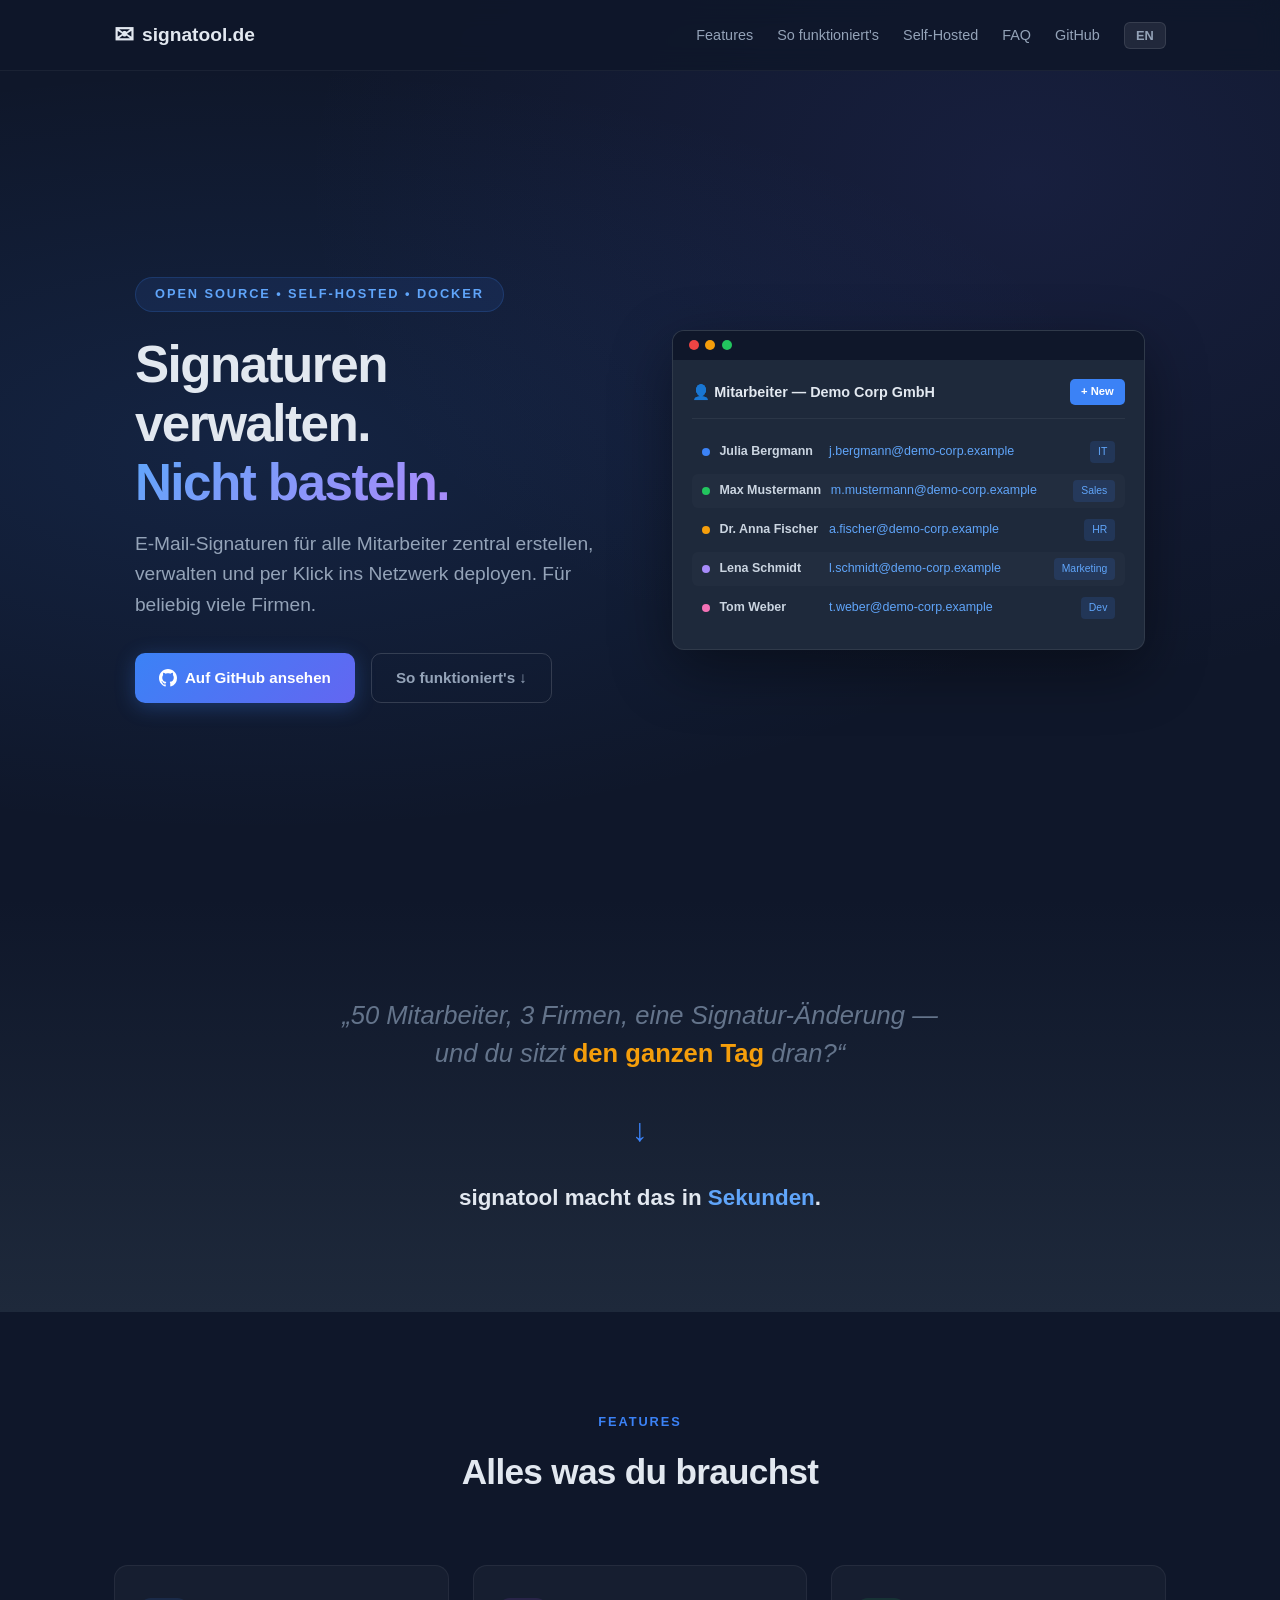
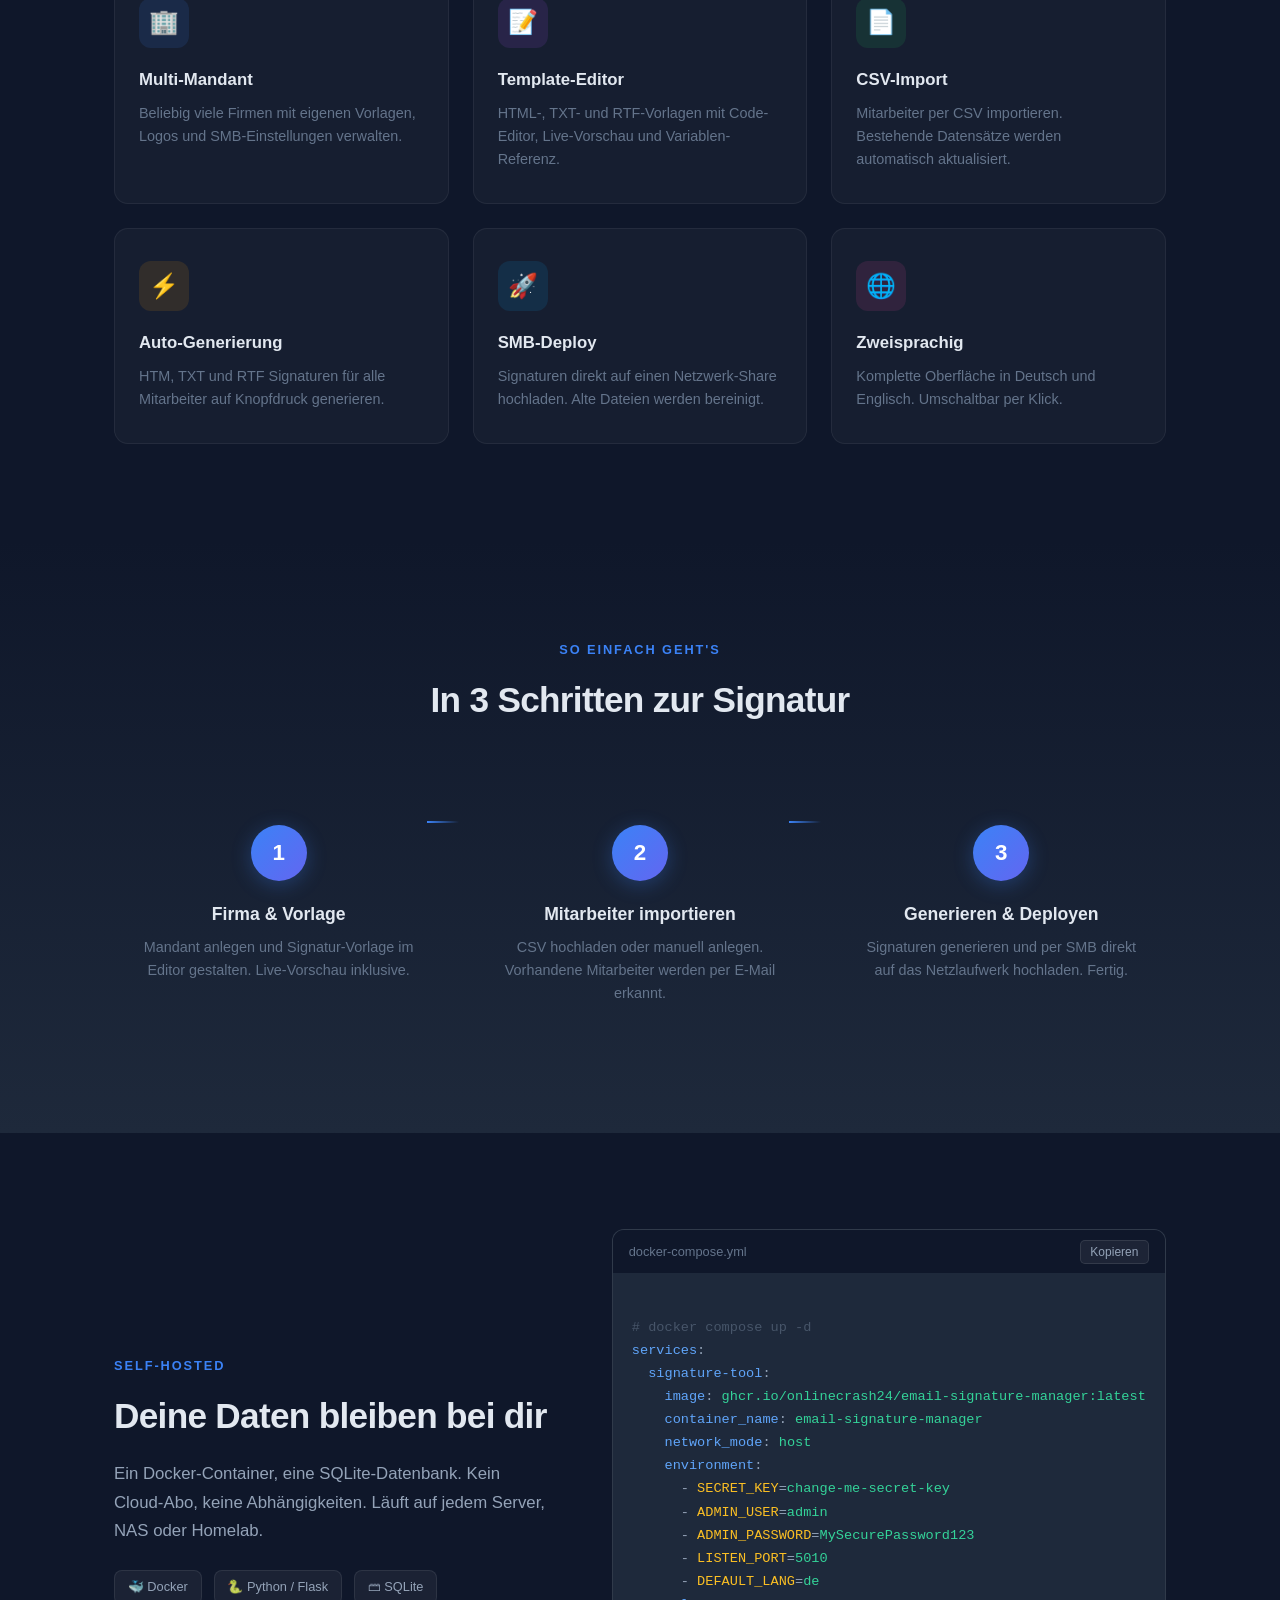
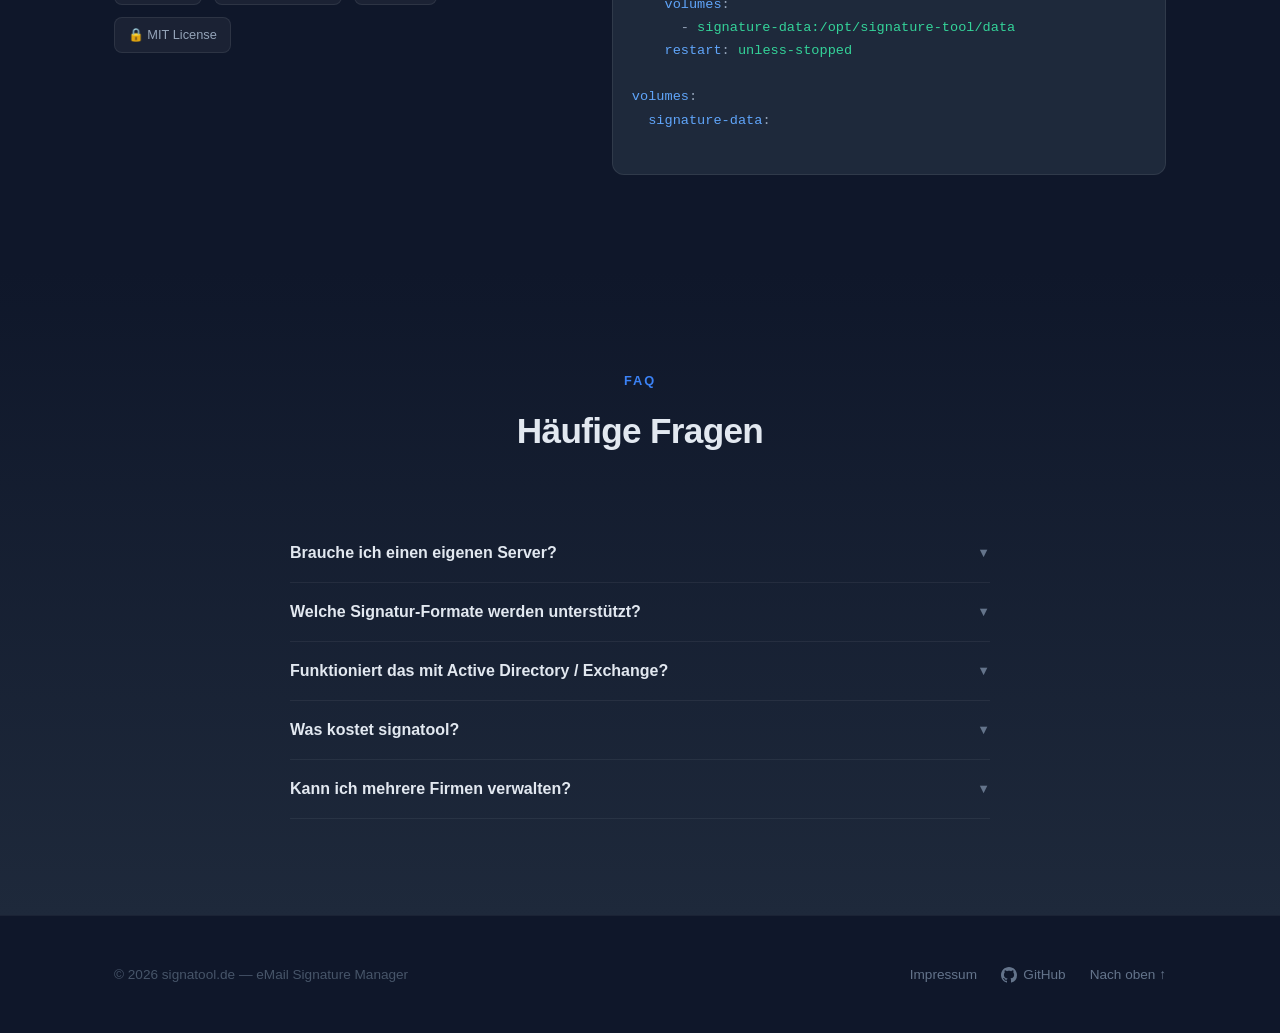
<file: coming-soon/index.html>
<!DOCTYPE html>
<html lang="de">
<head>
    <meta charset="UTF-8">
    <meta name="viewport" content="width=device-width, initial-scale=1.0">
    <title>signatool.de - eMail Signature Manager</title>
    <meta name="description" content="Webbasiertes Tool zur Erstellung und Verwaltung von E-Mail-Signaturen. Multi-Mandant, Template-Editor, CSV-Import, SMB-Deploy. Open Source & Self-Hosted.">
    <link rel="icon" href="data:image/svg+xml,<svg xmlns='http://www.w3.org/2000/svg' viewBox='0 0 100 100'><text y='.9em' font-size='90'>&#x2709;</text></svg>">
    <style>
        /* ===== Reset & Base ===== */
        *, *::before, *::after { margin: 0; padding: 0; box-sizing: border-box; }
        html { scroll-behavior: smooth; }
        body {
            font-family: 'Segoe UI', -apple-system, BlinkMacSystemFont, 'Helvetica Neue', sans-serif;
            color: #e2e8f0;
            background: #0f172a;
            line-height: 1.6;
            overflow-x: hidden;
        }
        a { color: inherit; text-decoration: none; }
        img { max-width: 100%; }
        .container { max-width: 1100px; margin: 0 auto; padding: 0 1.5rem; }

        /* ===== Navbar ===== */
        .navbar {
            position: fixed; top: 0; left: 0; right: 0; z-index: 100;
            padding: 1rem 0;
            background: rgba(15, 23, 42, 0.85);
            backdrop-filter: blur(12px);
            -webkit-backdrop-filter: blur(12px);
            border-bottom: 1px solid rgba(255,255,255,0.05);
            transition: padding 0.3s;
        }
        .navbar.scrolled { padding: 0.5rem 0; }
        .navbar .container { display: flex; align-items: center; justify-content: space-between; }
        .nav-brand { font-weight: 700; font-size: 1.2rem; display: flex; align-items: center; gap: 0.5rem; }
        .nav-brand .icon { font-size: 1.5rem; }
        .nav-links { display: flex; align-items: center; gap: 1.5rem; list-style: none; }
        .nav-links a { font-size: 0.9rem; color: #94a3b8; transition: color 0.2s; }
        .nav-links a:hover { color: #fff; }
        .lang-toggle {
            background: rgba(255,255,255,0.08); border: 1px solid rgba(255,255,255,0.1);
            color: #94a3b8; padding: 0.3rem 0.7rem; border-radius: 6px; cursor: pointer;
            font-size: 0.8rem; font-weight: 600; transition: all 0.2s;
        }
        .lang-toggle:hover { background: rgba(255,255,255,0.15); color: #fff; }
        .hamburger { display: none; background: none; border: none; color: #e2e8f0; font-size: 1.5rem; cursor: pointer; }

        /* ===== Hero ===== */
        .hero {
            min-height: 100vh; display: flex; align-items: center;
            position: relative; overflow: hidden; padding-top: 5rem;
        }
        .hero::before {
            content: ''; position: absolute; inset: 0;
            background:
                radial-gradient(ellipse at 20% 50%, rgba(59,130,246,0.12) 0%, transparent 60%),
                radial-gradient(ellipse at 80% 20%, rgba(99,102,241,0.1) 0%, transparent 50%);
            pointer-events: none;
        }
        .hero .container { display: flex; align-items: center; gap: 4rem; position: relative; z-index: 1; }
        .hero-text { flex: 1; }
        .hero-visual { flex: 1; display: flex; justify-content: center; }
        .badge-pill {
            display: inline-block; font-size: 0.8rem; font-weight: 600; text-transform: uppercase;
            letter-spacing: 0.15em; color: #60a5fa; background: rgba(59,130,246,0.1);
            border: 1px solid rgba(59,130,246,0.2); padding: 0.4rem 1.2rem; border-radius: 50px;
            margin-bottom: 1.5rem;
        }
        .hero h1 { font-size: 3.2rem; font-weight: 800; line-height: 1.15; margin-bottom: 1rem; letter-spacing: -0.03em; }
        .hero h1 .gradient {
            background: linear-gradient(135deg, #60a5fa, #a78bfa, #60a5fa);
            background-size: 200% auto;
            -webkit-background-clip: text; -webkit-text-fill-color: transparent;
            background-clip: text;
            animation: shimmer 3s linear infinite;
        }
        @keyframes shimmer { to { background-position: 200% center; } }
        .hero-sub { font-size: 1.2rem; color: #94a3b8; margin-bottom: 2rem; max-width: 500px; }
        .btn-group { display: flex; gap: 1rem; flex-wrap: wrap; }
        .btn {
            display: inline-flex; align-items: center; gap: 0.5rem;
            padding: 0.75rem 1.5rem; border-radius: 10px; font-weight: 600;
            font-size: 0.95rem; transition: all 0.25s; border: none; cursor: pointer;
        }
        .btn-primary-c {
            background: linear-gradient(135deg, #3b82f6, #6366f1);
            color: #fff; box-shadow: 0 4px 20px rgba(59,130,246,0.3);
        }
        .btn-primary-c:hover { transform: translateY(-2px); box-shadow: 0 8px 30px rgba(59,130,246,0.4); }
        .btn-outline-c {
            background: transparent; color: #94a3b8;
            border: 1px solid rgba(255,255,255,0.15);
        }
        .btn-outline-c:hover { color: #fff; border-color: rgba(255,255,255,0.3); background: rgba(255,255,255,0.05); }

        /* Hero mockup */
        .mockup {
            background: #1e293b; border-radius: 12px;
            border: 1px solid rgba(255,255,255,0.08);
            box-shadow: 0 20px 60px rgba(0,0,0,0.4);
            padding: 0; overflow: hidden; width: 100%; max-width: 480px;
        }
        .mockup-bar {
            background: #0f172a; padding: 0.6rem 1rem;
            display: flex; align-items: center; gap: 0.4rem;
        }
        .mockup-dot { width: 10px; height: 10px; border-radius: 50%; }
        .mockup-dot.red { background: #ef4444; }
        .mockup-dot.yellow { background: #f59e0b; }
        .mockup-dot.green { background: #22c55e; }
        .mockup-body { padding: 1.2rem; font-size: 0.78rem; color: #94a3b8; }
        .mockup-body .line { display: flex; align-items: center; gap: 0.6rem; padding: 0.4rem 0.6rem; border-radius: 6px; margin-bottom: 0.3rem; }
        .mockup-body .line:nth-child(odd) { background: rgba(255,255,255,0.02); }
        .mockup-body .line .dot { width: 8px; height: 8px; border-radius: 50%; flex-shrink: 0; }
        .mockup-body .line .name { color: #cbd5e1; font-weight: 600; min-width: 100px; }
        .mockup-body .line .email { color: #60a5fa; }
        .mockup-body .line .badge-sm {
            font-size: 0.65rem; padding: 0.15rem 0.5rem; border-radius: 4px;
            background: rgba(59,130,246,0.15); color: #60a5fa; margin-left: auto; white-space: nowrap;
        }
        .mockup-header { display: flex; justify-content: space-between; align-items: center; margin-bottom: 1rem; padding-bottom: 0.8rem; border-bottom: 1px solid rgba(255,255,255,0.06); }
        .mockup-header .title { color: #e2e8f0; font-weight: 700; font-size: 0.9rem; }
        .mockup-header .btn-mock { background: #3b82f6; color: #fff; padding: 0.25rem 0.7rem; border-radius: 5px; font-size: 0.7rem; font-weight: 600; }

        /* ===== Problem / Solution ===== */
        .problem {
            padding: 6rem 0;
            background: linear-gradient(180deg, #0f172a 0%, #1e293b 100%);
        }
        .problem .container { text-align: center; max-width: 750px; }
        .problem-quote {
            font-size: 1.6rem; font-weight: 300; color: #64748b;
            font-style: italic; margin-bottom: 2rem; line-height: 1.5;
        }
        .problem-quote em { color: #f59e0b; font-style: normal; font-weight: 600; }
        .arrow-down { font-size: 2rem; color: #3b82f6; margin-bottom: 1.5rem; }
        .solution-text { font-size: 1.4rem; font-weight: 700; color: #e2e8f0; }
        .solution-text .highlight { color: #60a5fa; }

        /* ===== Features ===== */
        .features { padding: 6rem 0; background: #0f172a; }
        .section-header { text-align: center; margin-bottom: 4rem; }
        .section-label {
            display: inline-block; font-size: 0.8rem; font-weight: 600;
            text-transform: uppercase; letter-spacing: 0.15em; color: #3b82f6;
            margin-bottom: 0.75rem;
        }
        .section-title { font-size: 2.2rem; font-weight: 800; letter-spacing: -0.02em; }
        .feature-grid {
            display: grid; grid-template-columns: repeat(3, 1fr);
            gap: 1.5rem;
        }
        .feature-card {
            background: rgba(255,255,255,0.03);
            border: 1px solid rgba(255,255,255,0.06);
            border-radius: 14px; padding: 2rem 1.5rem;
            transition: all 0.3s;
        }
        .feature-card:hover {
            background: rgba(255,255,255,0.06);
            border-color: rgba(59,130,246,0.2);
            transform: translateY(-4px);
            box-shadow: 0 12px 40px rgba(0,0,0,0.2);
        }
        .feature-icon {
            width: 50px; height: 50px; border-radius: 12px;
            display: flex; align-items: center; justify-content: center;
            font-size: 1.5rem; margin-bottom: 1.2rem;
        }
        .fi-blue { background: rgba(59,130,246,0.12); }
        .fi-green { background: rgba(34,197,94,0.12); }
        .fi-purple { background: rgba(168,85,247,0.12); }
        .fi-orange { background: rgba(245,158,11,0.12); }
        .fi-cyan { background: rgba(14,165,233,0.12); }
        .fi-pink { background: rgba(236,72,153,0.12); }
        .feature-card h3 { font-size: 1.05rem; font-weight: 700; margin-bottom: 0.5rem; }
        .feature-card p { font-size: 0.9rem; color: #64748b; line-height: 1.6; }

        /* ===== Steps ===== */
        .steps {
            padding: 6rem 0;
            background: linear-gradient(180deg, #0f172a 0%, #1e293b 100%);
        }
        .steps-grid { display: flex; gap: 2rem; align-items: flex-start; }
        .step {
            flex: 1; text-align: center; padding: 2rem 1.5rem;
            position: relative;
        }
        .step-number {
            width: 56px; height: 56px; border-radius: 50%;
            background: linear-gradient(135deg, #3b82f6, #6366f1);
            display: flex; align-items: center; justify-content: center;
            font-size: 1.4rem; font-weight: 800; color: #fff;
            margin: 0 auto 1.2rem;
            box-shadow: 0 4px 20px rgba(59,130,246,0.3);
        }
        .step h3 { font-size: 1.1rem; font-weight: 700; margin-bottom: 0.5rem; }
        .step p { font-size: 0.9rem; color: #64748b; }
        .step-connector {
            position: absolute; top: 28px; right: -1rem;
            width: 2rem; height: 2px;
            background: linear-gradient(90deg, #3b82f6, transparent);
        }
        .step:last-child .step-connector { display: none; }

        /* ===== Docker / Self-hosted ===== */
        .selfhosted { padding: 6rem 0; background: #0f172a; }
        .selfhosted .container { display: flex; align-items: center; gap: 4rem; }
        .selfhosted-text { flex: 1; }
        .selfhosted-code { flex: 1; }
        .selfhosted-text .badges { display: flex; gap: 0.75rem; margin-top: 1.5rem; flex-wrap: wrap; }
        .tech-badge {
            display: inline-flex; align-items: center; gap: 0.4rem;
            background: rgba(255,255,255,0.05); border: 1px solid rgba(255,255,255,0.08);
            padding: 0.4rem 0.8rem; border-radius: 8px; font-size: 0.8rem; color: #94a3b8;
        }
        .code-block {
            background: #1e293b; border-radius: 12px;
            border: 1px solid rgba(255,255,255,0.08);
            overflow: hidden;
        }
        .code-header {
            background: #0f172a; padding: 0.6rem 1rem;
            display: flex; align-items: center; justify-content: space-between;
            font-size: 0.8rem; color: #64748b;
        }
        .code-copy {
            background: rgba(255,255,255,0.06); border: 1px solid rgba(255,255,255,0.1);
            color: #94a3b8; padding: 0.25rem 0.6rem; border-radius: 5px;
            cursor: pointer; font-size: 0.75rem; transition: all 0.2s;
        }
        .code-copy:hover { background: rgba(255,255,255,0.12); color: #fff; }
        .code-body {
            padding: 1.2rem; font-family: 'Consolas', 'Fira Code', monospace;
            font-size: 0.85rem; line-height: 1.7; color: #94a3b8;
            overflow-x: auto; white-space: pre; margin: 0;
        }
        .code-body .c-blue { color: #60a5fa; }
        .code-body .c-green { color: #34d399; }
        .code-body .c-gray { color: #475569; }
        .code-body .c-yellow { color: #fbbf24; }

        /* ===== FAQ ===== */
        .faq {
            padding: 6rem 0;
            background: linear-gradient(180deg, #0f172a 0%, #1e293b 100%);
        }
        .faq-list { max-width: 700px; margin: 0 auto; }
        .faq-item {
            border-bottom: 1px solid rgba(255,255,255,0.06);
        }
        .faq-question {
            width: 100%; padding: 1.25rem 0; background: none; border: none;
            color: #e2e8f0; font-size: 1rem; font-weight: 600;
            text-align: left; cursor: pointer; display: flex;
            justify-content: space-between; align-items: center;
            transition: color 0.2s;
        }
        .faq-question:hover { color: #60a5fa; }
        .faq-chevron { transition: transform 0.3s; font-size: 0.8rem; color: #64748b; }
        .faq-item.open .faq-chevron { transform: rotate(180deg); }
        .faq-answer {
            max-height: 0; overflow: hidden; transition: max-height 0.35s ease, padding 0.35s ease;
            color: #94a3b8; font-size: 0.95rem; line-height: 1.7;
        }
        .faq-item.open .faq-answer { max-height: 300px; padding-bottom: 1.25rem; }

        /* ===== Footer ===== */
        footer {
            padding: 3rem 0; background: #0f172a;
            border-top: 1px solid rgba(255,255,255,0.05);
        }
        footer .container {
            display: flex; justify-content: space-between; align-items: center;
            flex-wrap: wrap; gap: 1rem;
        }
        .footer-left { font-size: 0.85rem; color: #475569; }
        .footer-links { display: flex; gap: 1.5rem; }
        .footer-links a {
            font-size: 0.85rem; color: #64748b; transition: color 0.2s;
            display: inline-flex; align-items: center; gap: 0.4rem;
        }
        .footer-links a:hover { color: #e2e8f0; }
        .footer-links svg { width: 16px; height: 16px; fill: currentColor; }

        /* ===== Mobile ===== */
        @media (max-width: 900px) {
            .hero .container { flex-direction: column; text-align: center; }
            .hero h1 { font-size: 2.4rem; }
            .hero-sub { margin-left: auto; margin-right: auto; }
            .btn-group { justify-content: center; }
            .hero-visual { order: -1; margin-bottom: 2rem; }
            .mockup { max-width: 380px; }
            .feature-grid { grid-template-columns: repeat(2, 1fr); }
            .steps-grid { flex-direction: column; }
            .step-connector { display: none !important; }
            .selfhosted .container { flex-direction: column; }
            .nav-links { display: none; }
            .hamburger { display: block; }
            .nav-links.open {
                display: flex; flex-direction: column;
                position: absolute; top: 100%; left: 0; right: 0;
                background: rgba(15,23,42,0.98); padding: 1.5rem;
                border-bottom: 1px solid rgba(255,255,255,0.05);
            }
        }
        @media (max-width: 600px) {
            .hero h1 { font-size: 1.9rem; }
            .feature-grid { grid-template-columns: 1fr; }
            .problem-quote { font-size: 1.2rem; }
            .section-title { font-size: 1.7rem; }
        }

        /* Hidden language helper */
        [data-lang-hidden] { display: none !important; }
    </style>
</head>
<body>

<!-- ===== Navbar ===== -->
<nav class="navbar" id="navbar">
    <div class="container">
        <a href="#" class="nav-brand">
            <span class="icon">&#9993;</span> signatool.de
        </a>
        <button class="hamburger" onclick="document.querySelector('.nav-links').classList.toggle('open')" aria-label="Menu">&#9776;</button>
        <ul class="nav-links">
            <li><a href="#features" data-de="Features" data-en="Features">Features</a></li>
            <li><a href="#how-it-works" data-de="So funktioniert's" data-en="How it works">So funktioniert's</a></li>
            <li><a href="#selfhosted" data-de="Self-Hosted" data-en="Self-Hosted">Self-Hosted</a></li>
            <li><a href="#faq">FAQ</a></li>
            <li>
                <a href="https://github.com/onlinecrash24/eMail-signature-manager" target="_blank" rel="noopener">GitHub</a>
            </li>
            <li>
                <button class="lang-toggle" onclick="toggleLang()" id="langBtn">EN</button>
            </li>
        </ul>
    </div>
</nav>

<!-- ===== Hero ===== -->
<section class="hero" id="hero">
    <div class="container">
        <div class="hero-text">
            <div class="badge-pill" data-de="Open Source &bull; Self-Hosted &bull; Docker" data-en="Open Source &bull; Self-Hosted &bull; Docker">Open Source &bull; Self-Hosted &bull; Docker</div>
            <h1>
                <span data-de="Signaturen verwalten." data-en="Manage signatures.">Signaturen verwalten.</span><br>
                <span class="gradient" data-de="Nicht basteln." data-en="Stop crafting.">Nicht basteln.</span>
            </h1>
            <p class="hero-sub" data-de="E-Mail-Signaturen f&uuml;r alle Mitarbeiter zentral erstellen, verwalten und per Klick ins Netzwerk deployen. F&uuml;r beliebig viele Firmen." data-en="Create, manage and deploy email signatures for all employees centrally with one click. For any number of companies.">E-Mail-Signaturen f&uuml;r alle Mitarbeiter zentral erstellen, verwalten und per Klick ins Netzwerk deployen. F&uuml;r beliebig viele Firmen.</p>
            <div class="btn-group">
                <a href="https://github.com/onlinecrash24/eMail-signature-manager" target="_blank" rel="noopener" class="btn btn-primary-c">
                    <svg width="18" height="18" fill="currentColor" viewBox="0 0 16 16"><path d="M8 0C3.58 0 0 3.58 0 8c0 3.54 2.29 6.53 5.47 7.59.4.07.55-.17.55-.38 0-.19-.01-.82-.01-1.49-2.01.37-2.53-.49-2.69-.94-.09-.23-.48-.94-.82-1.13-.28-.15-.68-.52-.01-.53.63-.01 1.08.58 1.23.82.72 1.21 1.87.87 2.33.66.07-.52.28-.87.51-1.07-1.78-.2-3.64-.89-3.64-3.95 0-.87.31-1.59.82-2.15-.08-.2-.36-1.02.08-2.12 0 0 .67-.21 2.2.82.64-.18 1.32-.27 2-.27.68 0 1.36.09 2 .27 1.53-1.04 2.2-.82 2.2-.82.44 1.1.16 1.92.08 2.12.51.56.82 1.27.82 2.15 0 3.07-1.87 3.75-3.65 3.95.29.25.54.73.54 1.48 0 1.07-.01 1.93-.01 2.2 0 .21.15.46.55.38A8.013 8.013 0 0016 8c0-4.42-3.58-8-8-8z"/></svg>
                    <span data-de="Auf GitHub ansehen" data-en="View on GitHub">Auf GitHub ansehen</span>
                </a>
                <a href="#how-it-works" class="btn btn-outline-c">
                    <span data-de="So funktioniert's &#8595;" data-en="How it works &#8595;">So funktioniert's &#8595;</span>
                </a>
            </div>
        </div>
        <div class="hero-visual">
            <div class="mockup">
                <div class="mockup-bar">
                    <span class="mockup-dot red"></span>
                    <span class="mockup-dot yellow"></span>
                    <span class="mockup-dot green"></span>
                </div>
                <div class="mockup-body">
                    <div class="mockup-header">
                        <span class="title" data-de="&#128100; Mitarbeiter &mdash; Demo Corp GmbH" data-en="&#128100; Employees &mdash; Demo Corp GmbH">&#128100; Mitarbeiter &mdash; Demo Corp GmbH</span>
                        <span class="btn-mock">+ New</span>
                    </div>
                    <div class="line">
                        <span class="dot" style="background:#3b82f6"></span>
                        <span class="name">Julia Bergmann</span>
                        <span class="email">j.bergmann@demo-corp.example</span>
                        <span class="badge-sm">IT</span>
                    </div>
                    <div class="line">
                        <span class="dot" style="background:#22c55e"></span>
                        <span class="name">Max Mustermann</span>
                        <span class="email">m.mustermann@demo-corp.example</span>
                        <span class="badge-sm">Sales</span>
                    </div>
                    <div class="line">
                        <span class="dot" style="background:#f59e0b"></span>
                        <span class="name">Dr. Anna Fischer</span>
                        <span class="email">a.fischer@demo-corp.example</span>
                        <span class="badge-sm">HR</span>
                    </div>
                    <div class="line">
                        <span class="dot" style="background:#a78bfa"></span>
                        <span class="name">Lena Schmidt</span>
                        <span class="email">l.schmidt@demo-corp.example</span>
                        <span class="badge-sm">Marketing</span>
                    </div>
                    <div class="line">
                        <span class="dot" style="background:#f472b6"></span>
                        <span class="name">Tom Weber</span>
                        <span class="email">t.weber@demo-corp.example</span>
                        <span class="badge-sm">Dev</span>
                    </div>
                </div>
            </div>
        </div>
    </div>
</section>

<!-- ===== Problem / Solution ===== -->
<section class="problem">
    <div class="container">
        <p class="problem-quote" data-de="&bdquo;50 Mitarbeiter, 3 Firmen, eine Signatur-&Auml;nderung &mdash;<br>und du sitzt <em>den ganzen Tag</em> dran?&ldquo;" data-en="&ldquo;50 employees, 3 companies, one signature change &mdash;<br>and you spend <em>the entire day</em> on it?&rdquo;">&bdquo;50 Mitarbeiter, 3 Firmen, eine Signatur-&Auml;nderung &mdash;<br>und du sitzt <em>den ganzen Tag</em> dran?&ldquo;</p>
        <div class="arrow-down">&#8595;</div>
        <p class="solution-text" data-de="signatool macht das in <span class='highlight'>Sekunden</span>." data-en="signatool does it in <span class='highlight'>seconds</span>.">signatool macht das in <span class="highlight">Sekunden</span>.</p>
    </div>
</section>

<!-- ===== Features ===== -->
<section class="features" id="features">
    <div class="container">
        <div class="section-header">
            <div class="section-label">Features</div>
            <h2 class="section-title" data-de="Alles was du brauchst" data-en="Everything you need">Alles was du brauchst</h2>
        </div>
        <div class="feature-grid">
            <div class="feature-card">
                <div class="feature-icon fi-blue">&#127970;</div>
                <h3 data-de="Multi-Mandant" data-en="Multi-Tenant">Multi-Mandant</h3>
                <p data-de="Beliebig viele Firmen mit eigenen Vorlagen, Logos und SMB-Einstellungen verwalten." data-en="Manage any number of companies with their own templates, logos and SMB settings.">Beliebig viele Firmen mit eigenen Vorlagen, Logos und SMB-Einstellungen verwalten.</p>
            </div>
            <div class="feature-card">
                <div class="feature-icon fi-purple">&#128221;</div>
                <h3 data-de="Template-Editor" data-en="Template Editor">Template-Editor</h3>
                <p data-de="HTML-, TXT- und RTF-Vorlagen mit Code-Editor, Live-Vorschau und Variablen-Referenz." data-en="HTML, TXT and RTF templates with code editor, live preview and variable reference.">HTML-, TXT- und RTF-Vorlagen mit Code-Editor, Live-Vorschau und Variablen-Referenz.</p>
            </div>
            <div class="feature-card">
                <div class="feature-icon fi-green">&#128196;</div>
                <h3>CSV-Import</h3>
                <p data-de="Mitarbeiter per CSV importieren. Bestehende Datens&auml;tze werden automatisch aktualisiert." data-en="Import employees via CSV. Existing records are updated automatically.">Mitarbeiter per CSV importieren. Bestehende Datens&auml;tze werden automatisch aktualisiert.</p>
            </div>
            <div class="feature-card">
                <div class="feature-icon fi-orange">&#9889;</div>
                <h3 data-de="Auto-Generierung" data-en="Auto Generation">Auto-Generierung</h3>
                <p data-de="HTM, TXT und RTF Signaturen f&uuml;r alle Mitarbeiter auf Knopfdruck generieren." data-en="Generate HTM, TXT and RTF signatures for all employees with one click.">HTM, TXT und RTF Signaturen f&uuml;r alle Mitarbeiter auf Knopfdruck generieren.</p>
            </div>
            <div class="feature-card">
                <div class="feature-icon fi-cyan">&#128640;</div>
                <h3>SMB-Deploy</h3>
                <p data-de="Signaturen direkt auf einen Netzwerk-Share hochladen. Alte Dateien werden bereinigt." data-en="Deploy signatures directly to a network share. Old files are cleaned up automatically.">Signaturen direkt auf einen Netzwerk-Share hochladen. Alte Dateien werden bereinigt.</p>
            </div>
            <div class="feature-card">
                <div class="feature-icon fi-pink">&#127760;</div>
                <h3 data-de="Zweisprachig" data-en="Bilingual">Zweisprachig</h3>
                <p data-de="Komplette Oberfl&auml;che in Deutsch und Englisch. Umschaltbar per Klick." data-en="Full UI in German and English. Switchable with one click.">Komplette Oberfl&auml;che in Deutsch und Englisch. Umschaltbar per Klick.</p>
            </div>
        </div>
    </div>
</section>

<!-- ===== How it works ===== -->
<section class="steps" id="how-it-works">
    <div class="container">
        <div class="section-header">
            <div class="section-label" data-de="So einfach geht's" data-en="How it works">So einfach geht's</div>
            <h2 class="section-title" data-de="In 3 Schritten zur Signatur" data-en="Signatures in 3 steps">In 3 Schritten zur Signatur</h2>
        </div>
        <div class="steps-grid">
            <div class="step">
                <div class="step-number">1</div>
                <h3 data-de="Firma &amp; Vorlage" data-en="Company &amp; Template">Firma &amp; Vorlage</h3>
                <p data-de="Mandant anlegen und Signatur-Vorlage im Editor gestalten. Live-Vorschau inklusive." data-en="Create a tenant and design the signature template in the editor. Live preview included.">Mandant anlegen und Signatur-Vorlage im Editor gestalten. Live-Vorschau inklusive.</p>
                <div class="step-connector"></div>
            </div>
            <div class="step">
                <div class="step-number">2</div>
                <h3 data-de="Mitarbeiter importieren" data-en="Import employees">Mitarbeiter importieren</h3>
                <p data-de="CSV hochladen oder manuell anlegen. Vorhandene Mitarbeiter werden per E-Mail erkannt." data-en="Upload CSV or add manually. Existing employees are matched by email address.">CSV hochladen oder manuell anlegen. Vorhandene Mitarbeiter werden per E-Mail erkannt.</p>
                <div class="step-connector"></div>
            </div>
            <div class="step">
                <div class="step-number">3</div>
                <h3 data-de="Generieren &amp; Deployen" data-en="Generate &amp; Deploy">Generieren &amp; Deployen</h3>
                <p data-de="Signaturen generieren und per SMB direkt auf das Netzlaufwerk hochladen. Fertig." data-en="Generate signatures and deploy directly to the network share via SMB. Done.">Signaturen generieren und per SMB direkt auf das Netzlaufwerk hochladen. Fertig.</p>
            </div>
        </div>
    </div>
</section>

<!-- ===== Self-hosted ===== -->
<section class="selfhosted" id="selfhosted">
    <div class="container">
        <div class="selfhosted-text">
            <div class="section-label">Self-Hosted</div>
            <h2 class="section-title" data-de="Deine Daten bleiben bei dir" data-en="Your data stays with you">Deine Daten bleiben bei dir</h2>
            <p style="color:#94a3b8; margin-top:1rem; font-size:1.05rem; line-height:1.7;" data-de="Ein Docker-Container, eine SQLite-Datenbank. Kein Cloud-Abo, keine Abh&auml;ngigkeiten. L&auml;uft auf jedem Server, NAS oder Homelab." data-en="One Docker container, one SQLite database. No cloud subscription, no dependencies. Runs on any server, NAS or homelab.">Ein Docker-Container, eine SQLite-Datenbank. Kein Cloud-Abo, keine Abh&auml;ngigkeiten. L&auml;uft auf jedem Server, NAS oder Homelab.</p>
            <div class="badges">
                <span class="tech-badge">&#128051; Docker</span>
                <span class="tech-badge">&#128013; Python / Flask</span>
                <span class="tech-badge">&#128451; SQLite</span>
                <span class="tech-badge">&#128274; MIT License</span>
            </div>
        </div>
        <div class="selfhosted-code">
            <div class="code-block">
                <div class="code-header">
                    <span>docker-compose.yml</span>
                    <button class="code-copy" onclick="copyCode()" id="copyBtn" data-de="Kopieren" data-en="Copy">Kopieren</button>
                </div>
                <div class="code-body" id="codeContent">
<span class="c-gray"># docker compose up -d</span>
<span class="c-blue">services</span>:
  <span class="c-blue">signature-tool</span>:
    <span class="c-blue">image</span>: <span class="c-green">ghcr.io/onlinecrash24/email-signature-manager:latest</span>
    <span class="c-blue">container_name</span>: <span class="c-green">email-signature-manager</span>
    <span class="c-blue">network_mode</span>: <span class="c-green">host</span>
    <span class="c-blue">environment</span>:
      - <span class="c-yellow">SECRET_KEY</span>=<span class="c-green">change-me-secret-key</span>
      - <span class="c-yellow">ADMIN_USER</span>=<span class="c-green">admin</span>
      - <span class="c-yellow">ADMIN_PASSWORD</span>=<span class="c-green">MySecurePassword123</span>
      - <span class="c-yellow">LISTEN_PORT</span>=<span class="c-green">5010</span>
      - <span class="c-yellow">DEFAULT_LANG</span>=<span class="c-green">de</span>
    <span class="c-blue">volumes</span>:
      - <span class="c-green">signature-data:/opt/signature-tool/data</span>
    <span class="c-blue">restart</span>: <span class="c-green">unless-stopped</span>

<span class="c-blue">volumes</span>:
  <span class="c-blue">signature-data</span>:
                </div>
            </div>
        </div>
    </div>
</section>

<!-- ===== FAQ ===== -->
<section class="faq" id="faq">
    <div class="container">
        <div class="section-header">
            <div class="section-label">FAQ</div>
            <h2 class="section-title" data-de="H&auml;ufige Fragen" data-en="Frequently Asked Questions">H&auml;ufige Fragen</h2>
        </div>
        <div class="faq-list">
            <div class="faq-item">
                <button class="faq-question" onclick="toggleFaq(this)">
                    <span data-de="Brauche ich einen eigenen Server?" data-en="Do I need my own server?">Brauche ich einen eigenen Server?</span>
                    <span class="faq-chevron">&#9660;</span>
                </button>
                <div class="faq-answer" data-de="Alles was du brauchst ist Docker. Das l&auml;uft auf jedem Linux-Server, NAS (Synology, QNAP), Raspberry Pi oder auch lokal auf deinem Rechner." data-en="All you need is Docker. It runs on any Linux server, NAS (Synology, QNAP), Raspberry Pi, or locally on your machine.">Alles was du brauchst ist Docker. Das l&auml;uft auf jedem Linux-Server, NAS (Synology, QNAP), Raspberry Pi oder auch lokal auf deinem Rechner.</div>
            </div>
            <div class="faq-item">
                <button class="faq-question" onclick="toggleFaq(this)">
                    <span data-de="Welche Signatur-Formate werden unterst&uuml;tzt?" data-en="Which signature formats are supported?">Welche Signatur-Formate werden unterst&uuml;tzt?</span>
                    <span class="faq-chevron">&#9660;</span>
                </button>
                <div class="faq-answer" data-de="HTM (HTML), TXT (Plaintext) und RTF (Rich Text). Alle drei Formate werden pro Mitarbeiter automatisch generiert." data-en="HTM (HTML), TXT (plain text) and RTF (Rich Text). All three formats are generated automatically per employee.">HTM (HTML), TXT (Plaintext) und RTF (Rich Text). Alle drei Formate werden pro Mitarbeiter automatisch generiert.</div>
            </div>
            <div class="faq-item">
                <button class="faq-question" onclick="toggleFaq(this)">
                    <span data-de="Funktioniert das mit Active Directory / Exchange?" data-en="Does it work with Active Directory / Exchange?">Funktioniert das mit Active Directory / Exchange?</span>
                    <span class="faq-chevron">&#9660;</span>
                </button>
                <div class="faq-answer" data-de="Die generierten Signaturen werden per SMB auf ein Netzlaufwerk deployed. Die Ordner-Struktur nutzt den AD-Benutzernamen (E-Mail-Pr&auml;fix). GPO-Scripts k&ouml;nnen die Signaturen dann automatisch an die Clients verteilen." data-en="Generated signatures are deployed via SMB to a network share. The folder structure uses the AD username (email prefix). GPO scripts can then distribute signatures to clients automatically.">Die generierten Signaturen werden per SMB auf ein Netzlaufwerk deployed. Die Ordner-Struktur nutzt den AD-Benutzernamen (E-Mail-Pr&auml;fix). GPO-Scripts k&ouml;nnen die Signaturen dann automatisch an die Clients verteilen.</div>
            </div>
            <div class="faq-item">
                <button class="faq-question" onclick="toggleFaq(this)">
                    <span data-de="Was kostet signatool?" data-en="What does signatool cost?">Was kostet signatool?</span>
                    <span class="faq-chevron">&#9660;</span>
                </button>
                <div class="faq-answer" data-de="Nichts. signatool ist Open Source unter der MIT-Lizenz. Kostenlos f&uuml;r private und kommerzielle Nutzung." data-en="Nothing. signatool is open source under the MIT license. Free for personal and commercial use.">Nichts. signatool ist Open Source unter der MIT-Lizenz. Kostenlos f&uuml;r private und kommerzielle Nutzung.</div>
            </div>
            <div class="faq-item">
                <button class="faq-question" onclick="toggleFaq(this)">
                    <span data-de="Kann ich mehrere Firmen verwalten?" data-en="Can I manage multiple companies?">Kann ich mehrere Firmen verwalten?</span>
                    <span class="faq-chevron">&#9660;</span>
                </button>
                <div class="faq-answer" data-de="Ja, das ist ein Kernfeature. Jeder Mandant hat eigene Vorlagen, ein eigenes Firmenkk&uuml;rzel und eigene SMB-Einstellungen." data-en="Yes, that's a core feature. Each tenant has its own templates, company short name and SMB settings.">Ja, das ist ein Kernfeature. Jeder Mandant hat eigene Vorlagen, ein eigenes Firmenkk&uuml;rzel und eigene SMB-Einstellungen.</div>
            </div>
        </div>
    </div>
</section>

<!-- ===== Impressum (Modal) ===== -->
<div id="impressumOverlay" style="display:none; position:fixed; inset:0; z-index:9999; background:rgba(0,0,0,0.7); backdrop-filter:blur(4px); -webkit-backdrop-filter:blur(4px); align-items:center; justify-content:center;" onclick="if(event.target===this)closeImpressum()">
    <div style="background:#1e293b; border:1px solid rgba(255,255,255,0.1); border-radius:14px; max-width:550px; width:90%; max-height:80vh; overflow-y:auto; padding:2.5rem; position:relative; box-shadow:0 20px 60px rgba(0,0,0,0.5);">
        <button onclick="closeImpressum()" style="position:absolute; top:1rem; right:1rem; background:none; border:none; color:#64748b; font-size:1.5rem; cursor:pointer; line-height:1;" aria-label="Close">&times;</button>
        <h2 style="font-size:1.5rem; font-weight:700; margin-bottom:1.5rem; color:#e2e8f0;" data-de="Impressum" data-en="Legal Notice">Impressum</h2>
        <div style="color:#94a3b8; font-size:0.95rem; line-height:1.8;">
            <p style="margin-bottom:1rem;"><strong data-de="Angaben gem&auml;&szlig; &sect; 5 DDG:" data-en="Information according to &sect; 5 DDG:">Angaben gem&auml;&szlig; &sect; 5 DDG:</strong></p>
            <p style="margin-bottom:1.5rem;">
                <!-- TODO: Echte Impressumsdaten hier einf&uuml;gen -->
                Max Mustermann<br>
                Musterstra&szlig;e 1<br>
                12345 Musterstadt<br>
                Deutschland
            </p>
            <p style="margin-bottom:0.5rem;"><strong data-de="Kontakt:" data-en="Contact:">Kontakt:</strong></p>
            <p style="margin-bottom:1.5rem;">
                E-Mail: <a href="mailto:info@signatool.de" style="color:#60a5fa;">info@signatool.de</a>
            </p>
            <p style="margin-bottom:0.5rem;"><strong data-de="Haftungsausschluss:" data-en="Disclaimer:">Haftungsausschluss:</strong></p>
            <p style="font-size:0.85rem; color:#64748b;" data-de="Die Inhalte dieser Website werden mit gr&ouml;&szlig;tm&ouml;glicher Sorgfalt erstellt. Der Anbieter &uuml;bernimmt jedoch keine Gew&auml;hr f&uuml;r die Richtigkeit, Vollst&auml;ndigkeit und Aktualit&auml;t der bereitgestellten Inhalte." data-en="The contents of this website are created with the greatest possible care. However, the provider assumes no liability for the accuracy, completeness and timeliness of the content provided.">Die Inhalte dieser Website werden mit gr&ouml;&szlig;tm&ouml;glicher Sorgfalt erstellt. Der Anbieter &uuml;bernimmt jedoch keine Gew&auml;hr f&uuml;r die Richtigkeit, Vollst&auml;ndigkeit und Aktualit&auml;t der bereitgestellten Inhalte.</p>
        </div>
    </div>
</div>

<!-- ===== Footer ===== -->
<footer>
    <div class="container">
        <div class="footer-left">&copy; 2026 signatool.de &mdash; eMail Signature Manager</div>
        <div class="footer-links">
            <a href="#" onclick="openImpressum();return false;" data-de="Impressum" data-en="Legal Notice">Impressum</a>
            <a href="https://github.com/onlinecrash24/eMail-signature-manager" target="_blank" rel="noopener">
                <svg viewBox="0 0 16 16"><path d="M8 0C3.58 0 0 3.58 0 8c0 3.54 2.29 6.53 5.47 7.59.4.07.55-.17.55-.38 0-.19-.01-.82-.01-1.49-2.01.37-2.53-.49-2.69-.94-.09-.23-.48-.94-.82-1.13-.28-.15-.68-.52-.01-.53.63-.01 1.08.58 1.23.82.72 1.21 1.87.87 2.33.66.07-.52.28-.87.51-1.07-1.78-.2-3.64-.89-3.64-3.95 0-.87.31-1.59.82-2.15-.08-.2-.36-1.02.08-2.12 0 0 .67-.21 2.2.82.64-.18 1.32-.27 2-.27.68 0 1.36.09 2 .27 1.53-1.04 2.2-.82 2.2-.82.44 1.1.16 1.92.08 2.12.51.56.82 1.27.82 2.15 0 3.07-1.87 3.75-3.65 3.95.29.25.54.73.54 1.48 0 1.07-.01 1.93-.01 2.2 0 .21.15.46.55.38A8.013 8.013 0 0016 8c0-4.42-3.58-8-8-8z"/></svg>
                GitHub
            </a>
            <a href="#hero" data-de="Nach oben &#8593;" data-en="Back to top &#8593;">Nach oben &#8593;</a>
        </div>
    </div>
</footer>

<script>
// ===== Language Toggle =====
var currentLang = 'de';

function toggleLang() {
    currentLang = currentLang === 'de' ? 'en' : 'de';
    document.getElementById('langBtn').textContent = currentLang === 'de' ? 'EN' : 'DE';
    document.documentElement.lang = currentLang;

    document.querySelectorAll('[data-' + currentLang + ']').forEach(function(el) {
        var text = el.getAttribute('data-' + currentLang);
        if (text) el.innerHTML = text;
    });
}

// ===== Navbar scroll effect =====
window.addEventListener('scroll', function() {
    document.getElementById('navbar').classList.toggle('scrolled', window.scrollY > 50);
});

// ===== FAQ Accordion =====
function toggleFaq(btn) {
    var item = btn.parentElement;
    var wasOpen = item.classList.contains('open');
    // Close all
    document.querySelectorAll('.faq-item').forEach(function(el) { el.classList.remove('open'); });
    if (!wasOpen) item.classList.add('open');
}

// ===== Copy docker-compose =====
function copyCode() {
    var text = document.getElementById('codeContent').textContent;
    navigator.clipboard.writeText(text).then(function() {
        var btn = document.getElementById('copyBtn');
        var original = btn.textContent;
        btn.textContent = '✓';
        setTimeout(function() { btn.textContent = original; }, 2000);
    });
}

// ===== Impressum Modal =====
function openImpressum() {
    var el = document.getElementById('impressumOverlay');
    el.style.display = 'flex';
}
function closeImpressum() {
    document.getElementById('impressumOverlay').style.display = 'none';
}
document.addEventListener('keydown', function(e) {
    if (e.key === 'Escape') closeImpressum();
});

// ===== Close mobile nav on link click =====
document.querySelectorAll('.nav-links a').forEach(function(a) {
    a.addEventListener('click', function() {
        document.querySelector('.nav-links').classList.remove('open');
    });
});
</script>

</body>
</html>
</file>
